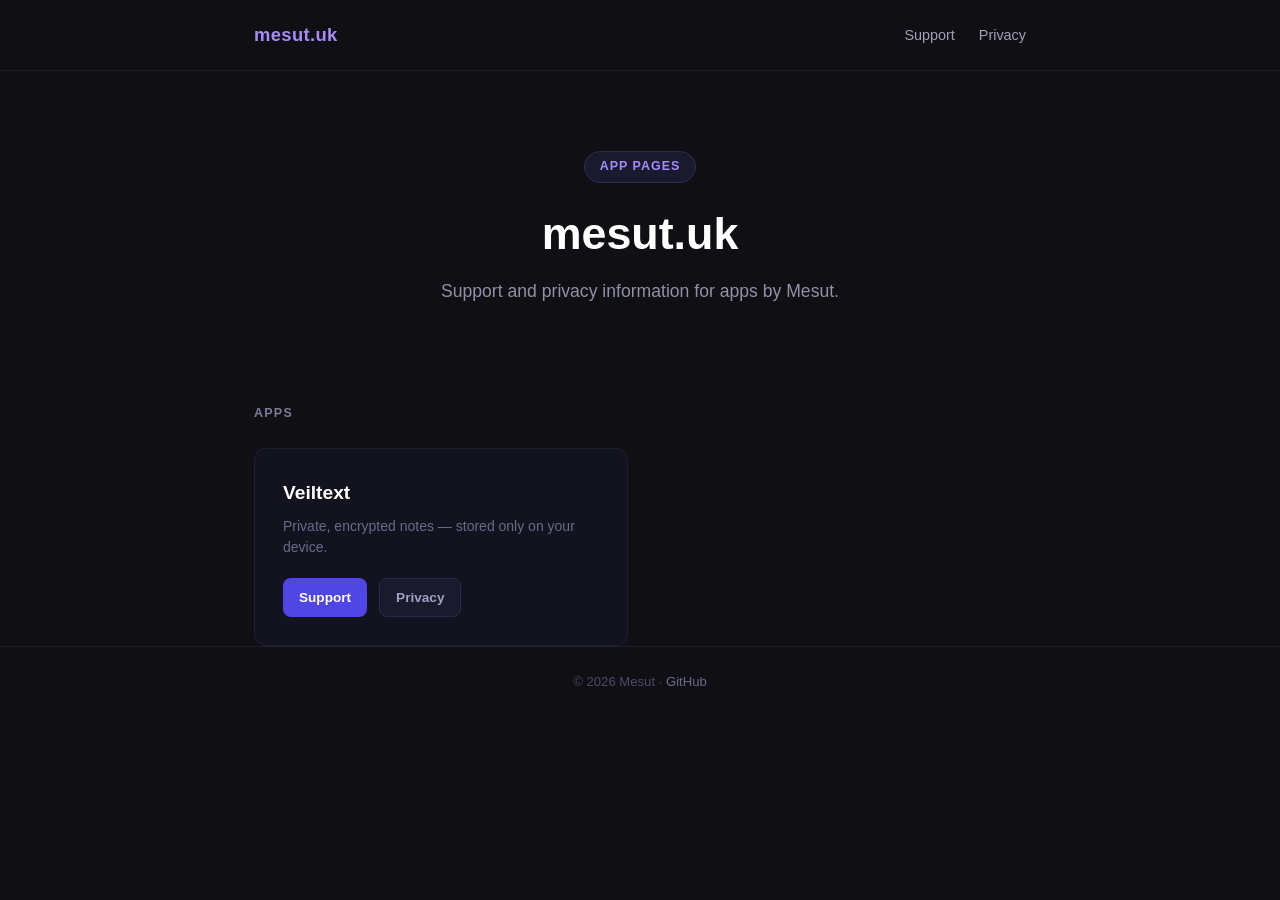
<file: index.html>
<!DOCTYPE html>
<html lang="en">
<head>
  <meta charset="UTF-8" />
  <meta name="viewport" content="width=device-width, initial-scale=1.0" />
  <title>mesut.uk — App Pages</title>
  <meta name="description" content="Support and privacy pages for apps by Mesut." />
  <link rel="stylesheet" href="styles.css" />
</head>
<body>

  <header class="site-header">
    <nav class="nav-inner">
      <a class="nav-brand" href="/">mesut.uk</a>
      <ul class="nav-links">
        <li><a href="/veiltext/support">Support</a></li>
        <li><a href="/veiltext/privacy">Privacy</a></li>
      </ul>
    </nav>
  </header>

  <main>
    <div class="site-wrapper">
      <section class="hero">
        <span class="hero-badge">App Pages</span>
        <h1>mesut.uk</h1>
        <p>Support and privacy information for apps by Mesut.</p>
      </section>

      <h2 style="color:#7c7c9a; font-size:0.78rem; font-weight:600; letter-spacing:0.1em; text-transform:uppercase; margin-bottom:1rem;">Apps</h2>
      <div class="apps-grid">
        <div class="app-card">
          <div class="app-card-name">Veiltext</div>
          <div class="app-card-desc">Private, encrypted notes — stored only on your device.</div>
          <div class="app-card-links">
            <a class="btn btn-primary" href="/veiltext/support">Support</a>
            <a class="btn btn-ghost" href="/veiltext/privacy">Privacy</a>
          </div>
        </div>
      </div>
    </div>
  </main>

  <footer class="site-footer">
    <p>&copy; <span id="year"></span> Mesut &middot; <a href="https://github.com/Mesutcydev/Veiltext">GitHub</a></p>
  </footer>

  <script>
    document.getElementById('year').textContent = new Date().getFullYear();
  </script>
</body>
</html>
</file>
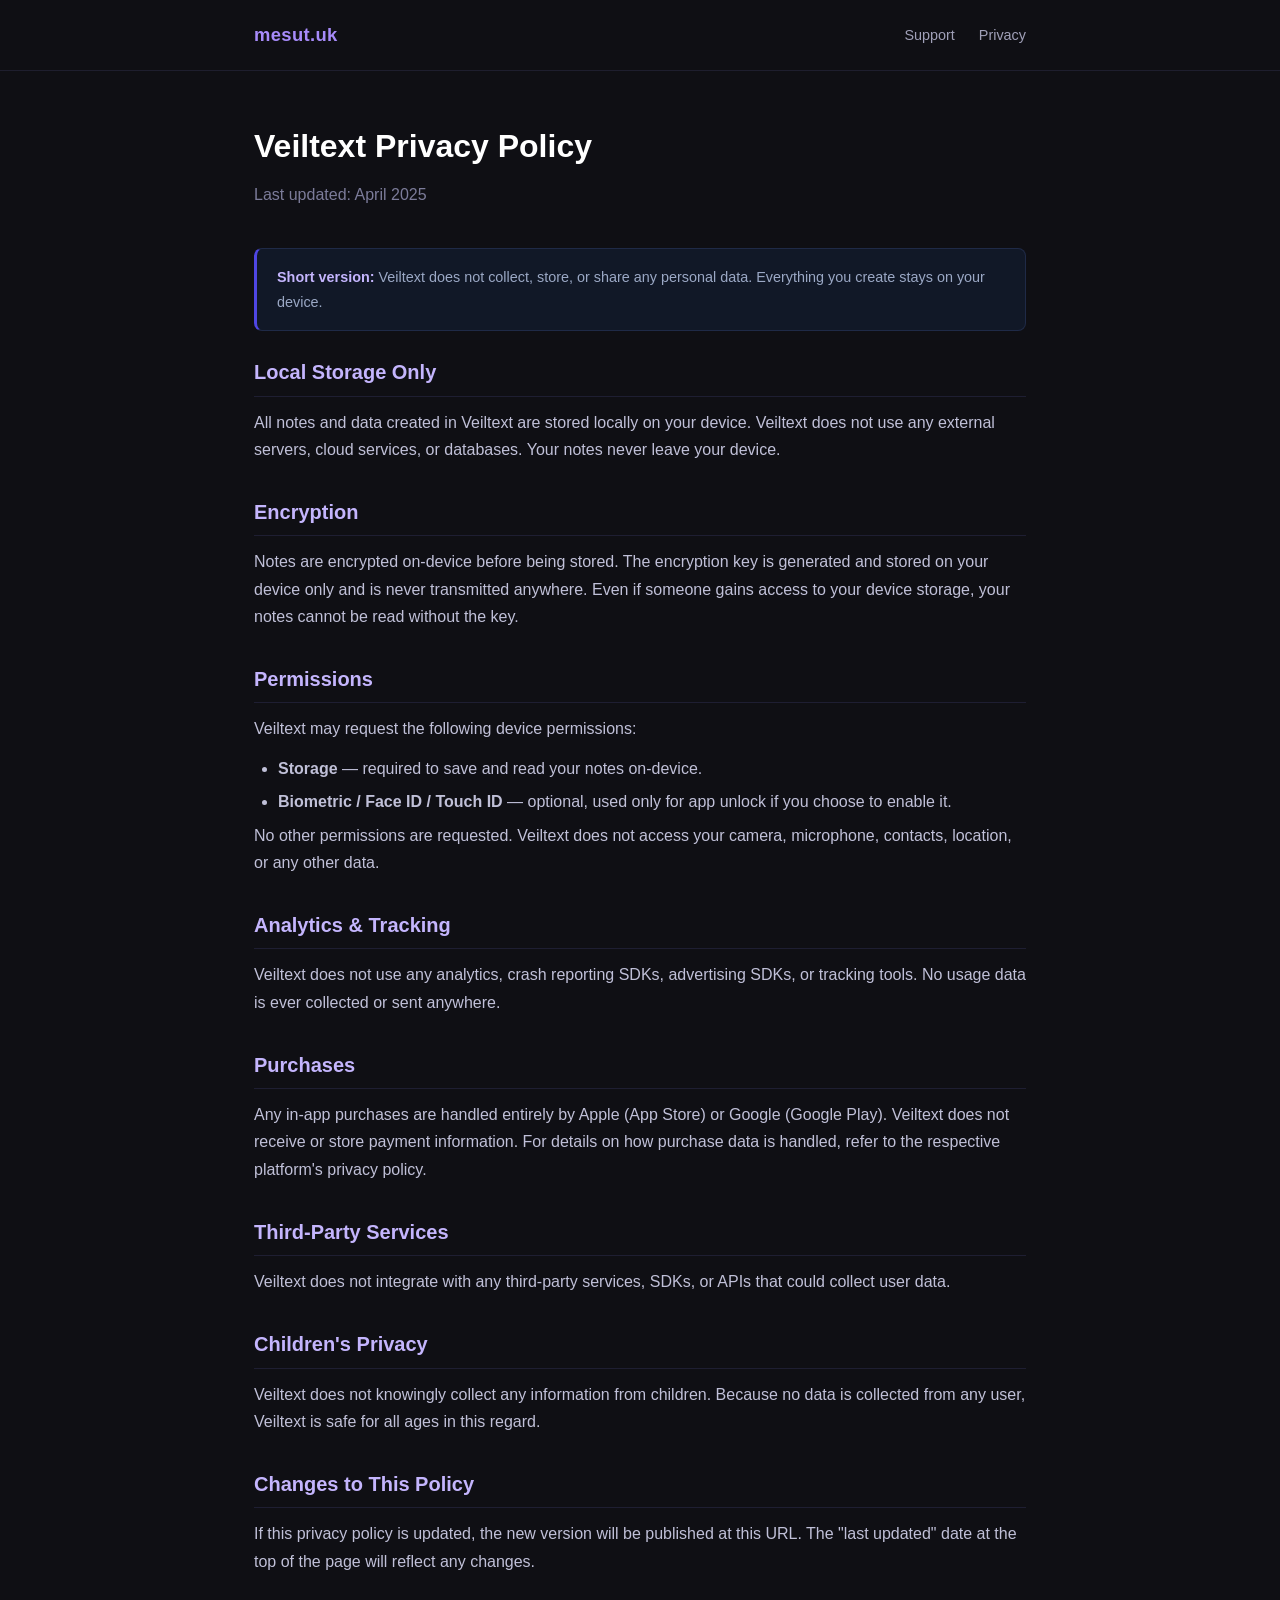
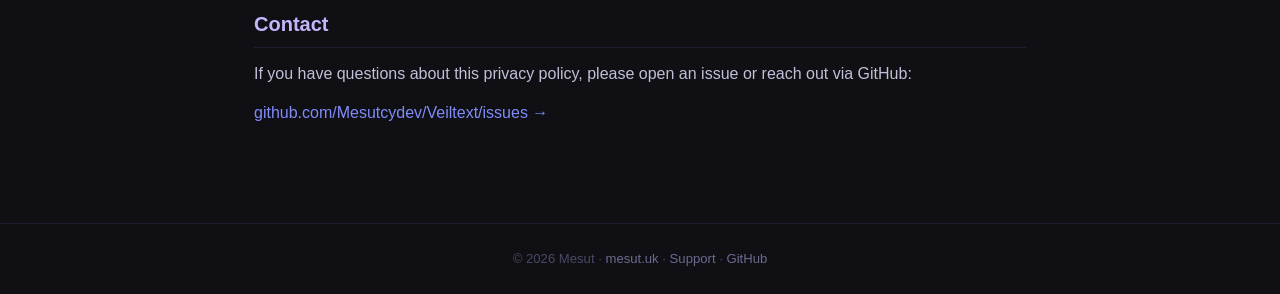
<file: veiltext/privacy/index.html>
<!DOCTYPE html>
<html lang="en">
<head>
  <meta charset="UTF-8" />
  <meta name="viewport" content="width=device-width, initial-scale=1.0" />
  <title>Veiltext — Privacy Policy</title>
  <meta name="description" content="Privacy policy for Veiltext. No tracking, no ads, no cloud storage." />
  <link rel="stylesheet" href="../../styles.css" />
</head>
<body>

  <header class="site-header">
    <nav class="nav-inner">
      <a class="nav-brand" href="/">mesut.uk</a>
      <ul class="nav-links">
        <li><a href="/veiltext/support">Support</a></li>
        <li><a href="/veiltext/privacy">Privacy</a></li>
      </ul>
    </nav>
  </header>

  <main>
    <div class="site-wrapper">
      <div class="page-content">
        <h1 class="page-title">Veiltext Privacy Policy</h1>
        <p class="page-subtitle">Last updated: April 2025</p>

        <div class="note-box">
          <strong>Short version:</strong> Veiltext does not collect, store, or share any personal data.
          Everything you create stays on your device.
        </div>

        <div class="content-section">
          <h2>Local Storage Only</h2>
          <p>All notes and data created in Veiltext are stored locally on your device. Veiltext does not use any external servers, cloud services, or databases. Your notes never leave your device.</p>
        </div>

        <div class="content-section">
          <h2>Encryption</h2>
          <p>Notes are encrypted on-device before being stored. The encryption key is generated and stored on your device only and is never transmitted anywhere. Even if someone gains access to your device storage, your notes cannot be read without the key.</p>
        </div>

        <div class="content-section">
          <h2>Permissions</h2>
          <p>Veiltext may request the following device permissions:</p>
          <ul>
            <li><strong>Storage</strong> — required to save and read your notes on-device.</li>
            <li><strong>Biometric / Face ID / Touch ID</strong> — optional, used only for app unlock if you choose to enable it.</li>
          </ul>
          <p>No other permissions are requested. Veiltext does not access your camera, microphone, contacts, location, or any other data.</p>
        </div>

        <div class="content-section">
          <h2>Analytics &amp; Tracking</h2>
          <p>Veiltext does not use any analytics, crash reporting SDKs, advertising SDKs, or tracking tools. No usage data is ever collected or sent anywhere.</p>
        </div>

        <div class="content-section">
          <h2>Purchases</h2>
          <p>Any in-app purchases are handled entirely by Apple (App Store) or Google (Google Play). Veiltext does not receive or store payment information. For details on how purchase data is handled, refer to the respective platform's privacy policy.</p>
        </div>

        <div class="content-section">
          <h2>Third-Party Services</h2>
          <p>Veiltext does not integrate with any third-party services, SDKs, or APIs that could collect user data.</p>
        </div>

        <div class="content-section">
          <h2>Children's Privacy</h2>
          <p>Veiltext does not knowingly collect any information from children. Because no data is collected from any user, Veiltext is safe for all ages in this regard.</p>
        </div>

        <div class="content-section">
          <h2>Changes to This Policy</h2>
          <p>If this privacy policy is updated, the new version will be published at this URL. The "last updated" date at the top of the page will reflect any changes.</p>
        </div>

        <div class="content-section">
          <h2>Contact</h2>
          <p>If you have questions about this privacy policy, please open an issue or reach out via GitHub:</p>
          <p>
            <a href="https://github.com/Mesutcydev/Veiltext/issues" target="_blank" rel="noopener noreferrer">
              github.com/Mesutcydev/Veiltext/issues →
            </a>
          </p>
        </div>
      </div>
    </div>
  </main>

  <footer class="site-footer">
    <p>&copy; <span id="year"></span> Mesut &middot;
      <a href="/">mesut.uk</a> &middot;
      <a href="/veiltext/support">Support</a> &middot;
      <a href="https://github.com/Mesutcydev/Veiltext">GitHub</a>
    </p>
  </footer>

  <script>
    document.getElementById('year').textContent = new Date().getFullYear();
  </script>
</body>
</html>
</file>
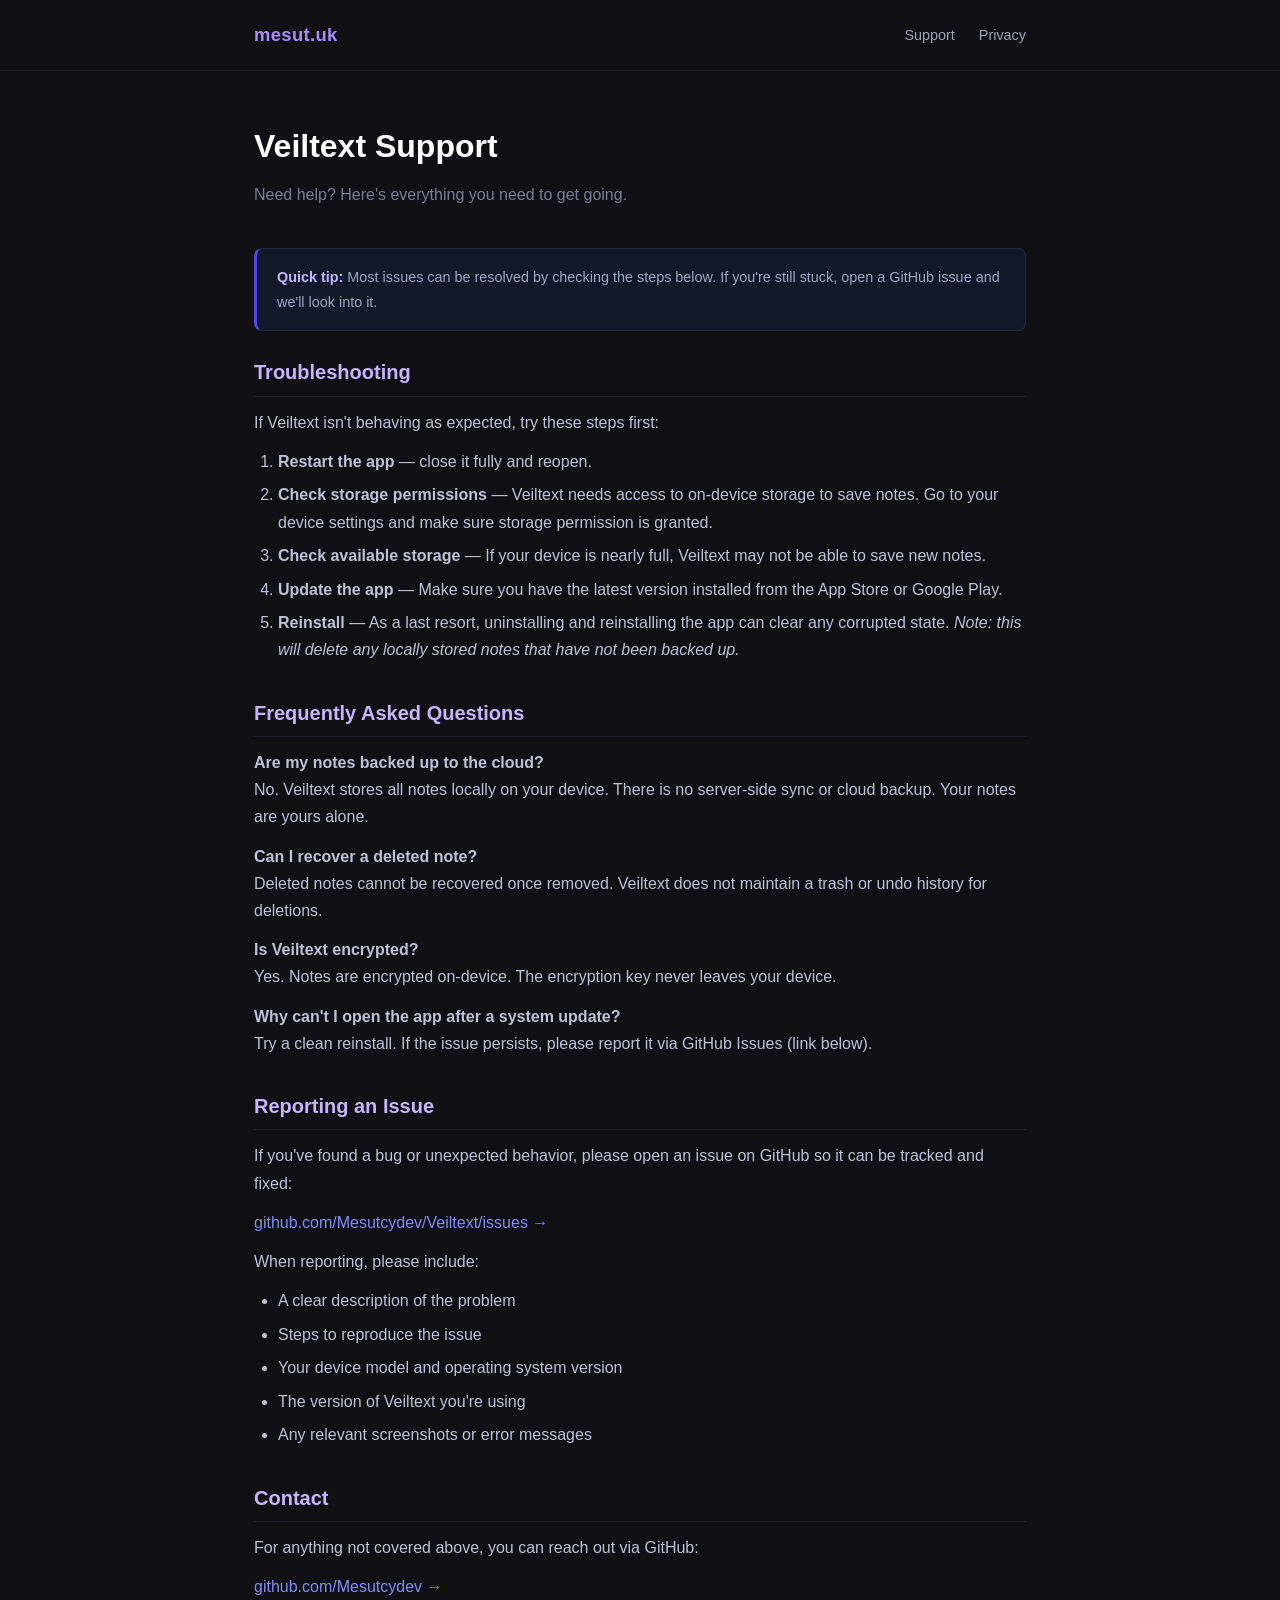
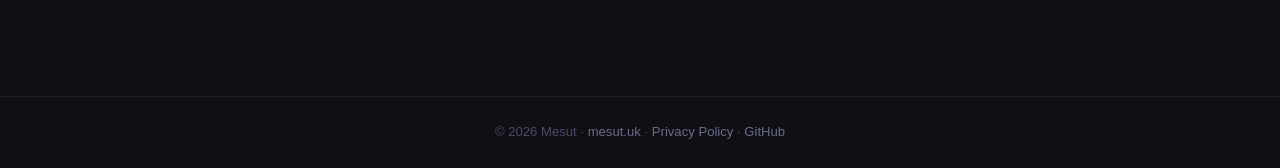
<file: veiltext/support/index.html>
<!DOCTYPE html>
<html lang="en">
<head>
  <meta charset="UTF-8" />
  <meta name="viewport" content="width=device-width, initial-scale=1.0" />
  <title>Veiltext — Support</title>
  <meta name="description" content="Get help with Veiltext. Troubleshooting, FAQ, and how to report issues." />
  <link rel="stylesheet" href="../../styles.css" />
</head>
<body>

  <header class="site-header">
    <nav class="nav-inner">
      <a class="nav-brand" href="/">mesut.uk</a>
      <ul class="nav-links">
        <li><a href="/veiltext/support">Support</a></li>
        <li><a href="/veiltext/privacy">Privacy</a></li>
      </ul>
    </nav>
  </header>

  <main>
    <div class="site-wrapper">
      <div class="page-content">
        <h1 class="page-title">Veiltext Support</h1>
        <p class="page-subtitle">Need help? Here's everything you need to get going.</p>

        <div class="note-box">
          <strong>Quick tip:</strong> Most issues can be resolved by checking the steps below.
          If you're still stuck, open a GitHub issue and we'll look into it.
        </div>

        <div class="content-section">
          <h2>Troubleshooting</h2>
          <p>If Veiltext isn't behaving as expected, try these steps first:</p>
          <ol>
            <li><strong>Restart the app</strong> — close it fully and reopen.</li>
            <li><strong>Check storage permissions</strong> — Veiltext needs access to on-device storage to save notes. Go to your device settings and make sure storage permission is granted.</li>
            <li><strong>Check available storage</strong> — If your device is nearly full, Veiltext may not be able to save new notes.</li>
            <li><strong>Update the app</strong> — Make sure you have the latest version installed from the App Store or Google Play.</li>
            <li><strong>Reinstall</strong> — As a last resort, uninstalling and reinstalling the app can clear any corrupted state. <em>Note: this will delete any locally stored notes that have not been backed up.</em></li>
          </ol>
        </div>

        <div class="content-section">
          <h2>Frequently Asked Questions</h2>
          <p><strong>Are my notes backed up to the cloud?</strong><br />
          No. Veiltext stores all notes locally on your device. There is no server-side sync or cloud backup. Your notes are yours alone.</p>

          <p><strong>Can I recover a deleted note?</strong><br />
          Deleted notes cannot be recovered once removed. Veiltext does not maintain a trash or undo history for deletions.</p>

          <p><strong>Is Veiltext encrypted?</strong><br />
          Yes. Notes are encrypted on-device. The encryption key never leaves your device.</p>

          <p><strong>Why can't I open the app after a system update?</strong><br />
          Try a clean reinstall. If the issue persists, please report it via GitHub Issues (link below).</p>
        </div>

        <div class="content-section">
          <h2>Reporting an Issue</h2>
          <p>If you've found a bug or unexpected behavior, please open an issue on GitHub so it can be tracked and fixed:</p>
          <p>
            <a href="https://github.com/Mesutcydev/Veiltext/issues" target="_blank" rel="noopener noreferrer">
              github.com/Mesutcydev/Veiltext/issues →
            </a>
          </p>
          <p>When reporting, please include:</p>
          <ul>
            <li>A clear description of the problem</li>
            <li>Steps to reproduce the issue</li>
            <li>Your device model and operating system version</li>
            <li>The version of Veiltext you're using</li>
            <li>Any relevant screenshots or error messages</li>
          </ul>
        </div>

        <div class="content-section">
          <h2>Contact</h2>
          <p>For anything not covered above, you can reach out via GitHub:</p>
          <p>
            <a href="https://github.com/Mesutcydev" target="_blank" rel="noopener noreferrer">
              github.com/Mesutcydev →
            </a>
          </p>
        </div>
      </div>
    </div>
  </main>

  <footer class="site-footer">
    <p>&copy; <span id="year"></span> Mesut &middot;
      <a href="/">mesut.uk</a> &middot;
      <a href="/veiltext/privacy">Privacy Policy</a> &middot;
      <a href="https://github.com/Mesutcydev/Veiltext">GitHub</a>
    </p>
  </footer>

  <script>
    document.getElementById('year').textContent = new Date().getFullYear();
  </script>
</body>
</html>
</file>
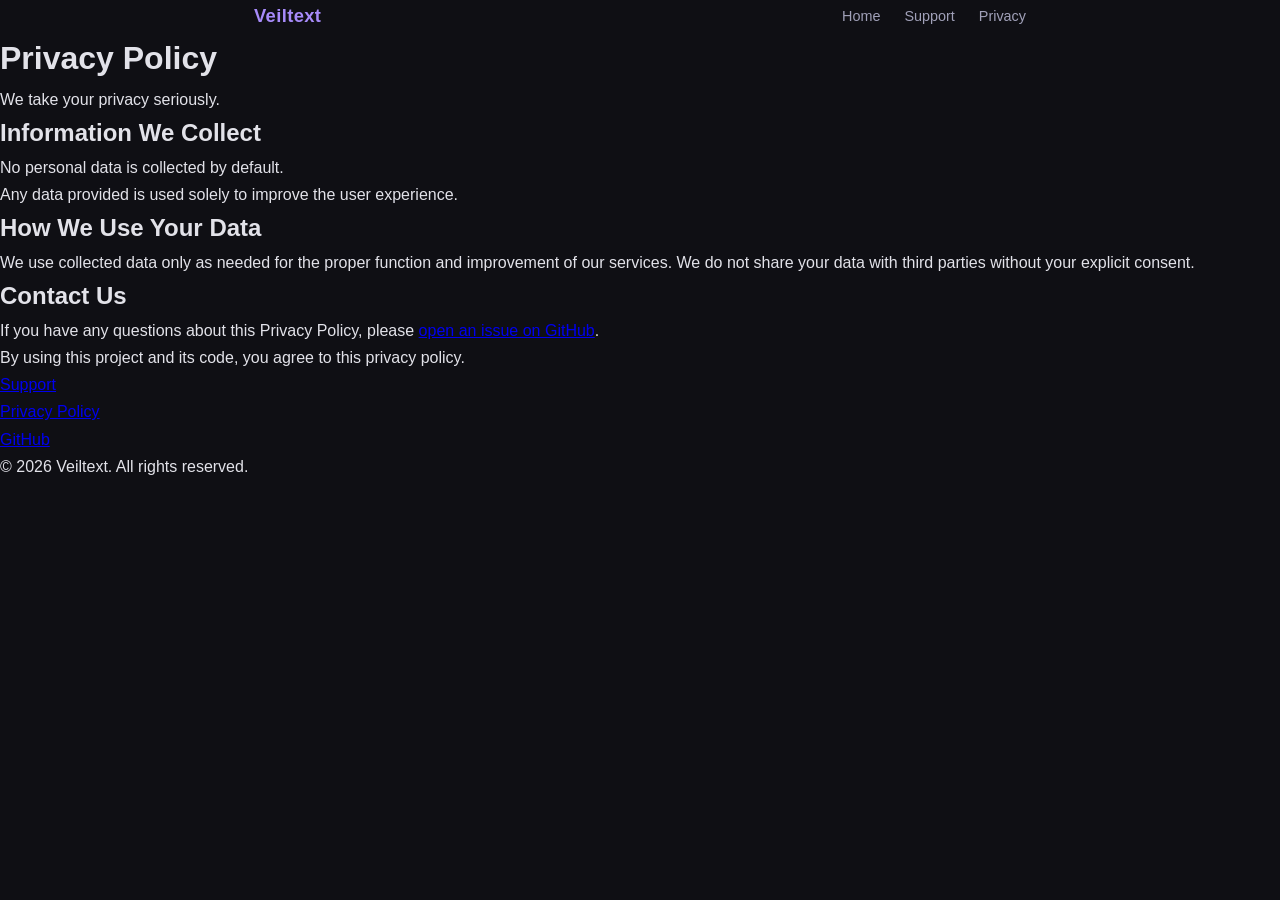
<file: privacy.html>
<!DOCTYPE html>
<html lang="en">
<head>
  <meta charset="UTF-8">
  <meta name="viewport" content="width=device-width, initial-scale=1.0">
  <meta name="description" content="Veiltext Privacy Policy – How we handle your data.">
  <title>Privacy Policy – Veiltext</title>
  <link rel="stylesheet" href="styles.css">
</head>
<body>
  <nav class="nav">
    <div class="nav-inner">
      <a href="index.html" class="nav-brand">Veil<span>text</span></a>
      <ul class="nav-links">
        <li><a href="index.html">Home</a></li>
        <li><a href="support.html">Support</a></li>
        <li><a href="privacy.html" class="active">Privacy</a></li>
      </ul>
    </div>
  </nav>

  <div class="page-header">
    <h1>Privacy Policy</h1>
    <p>We take your privacy seriously.</p>
  </div>

  <main>
    <section>
      <h2>Information We Collect</h2>
      <ul>
        <li>No personal data is collected by default.</li>
        <li>Any data provided is used solely to improve the user experience.</li>
      </ul>
    </section>

    <section>
      <h2>How We Use Your Data</h2>
      <p>We use collected data only as needed for the proper function and improvement of our services. We do not share your data with third parties without your explicit consent.</p>
    </section>

    <section>
      <h2>Contact Us</h2>
      <p>If you have any questions about this Privacy Policy, please <a href="https://github.com/Mesutcydev/Veiltext/issues">open an issue on GitHub</a>.</p>
    </section>

    <section>
      <p>By using this project and its code, you agree to this privacy policy.</p>
    </section>
  </main>

  <footer class="footer">
    <ul class="footer-links">
      <li><a href="support.html">Support</a></li>
      <li><a href="privacy.html">Privacy Policy</a></li>
      <li><a href="https://github.com/Mesutcydev/Veiltext">GitHub</a></li>
    </ul>
    <p>&copy; 2026 Veiltext. All rights reserved.</p>
  </footer>
</body>
</html>
</file>
<file: styles.css>
/* ===== Reset & Base ===== */
*, *::before, *::after {
  box-sizing: border-box;
  margin: 0;
  padding: 0;
}

html {
  font-size: 16px;
  scroll-behavior: smooth;
}

body {
  font-family: -apple-system, BlinkMacSystemFont, "Segoe UI", Roboto, Helvetica, Arial, sans-serif;
  background: #0f0f14;
  color: #e2e2e9;
  line-height: 1.7;
  min-height: 100vh;
  display: flex;
  flex-direction: column;
}

/* ===== Layout ===== */
.site-wrapper {
  flex: 1;
  width: 100%;
  max-width: 820px;
  margin: 0 auto;
  padding: 0 1.5rem;
}

/* ===== Header / Nav ===== */
.site-header {
  border-bottom: 1px solid #1e1e2e;
  padding: 1.2rem 0;
}

.nav-inner {
  display: flex;
  align-items: center;
  justify-content: space-between;
  gap: 1rem;
  max-width: 820px;
  margin: 0 auto;
  padding: 0 1.5rem;
}

.nav-brand {
  font-size: 1.15rem;
  font-weight: 700;
  color: #a78bfa;
  text-decoration: none;
  letter-spacing: 0.02em;
}

.nav-brand:hover {
  color: #c4b5fd;
}

.nav-links {
  display: flex;
  gap: 1.5rem;
  list-style: none;
}

.nav-links a {
  color: #a0a0b8;
  text-decoration: none;
  font-size: 0.9rem;
  transition: color 0.2s;
}

.nav-links a:hover {
  color: #e2e2e9;
}

/* ===== Main Content ===== */
.page-content {
  padding: 3rem 0 4rem;
}

.page-title {
  font-size: 2rem;
  font-weight: 700;
  color: #ffffff;
  margin-bottom: 0.5rem;
}

.page-subtitle {
  font-size: 1rem;
  color: #7c7c9a;
  margin-bottom: 2.5rem;
}

/* ===== Hero (homepage only) ===== */
.hero {
  text-align: center;
  padding: 5rem 0 3.5rem;
}

.hero-badge {
  display: inline-block;
  background: #1a1a2e;
  border: 1px solid #2d2d50;
  color: #a78bfa;
  font-size: 0.78rem;
  font-weight: 600;
  letter-spacing: 0.08em;
  text-transform: uppercase;
  padding: 0.3rem 0.9rem;
  border-radius: 100px;
  margin-bottom: 1.5rem;
}

.hero h1 {
  font-size: 2.8rem;
  font-weight: 800;
  color: #ffffff;
  line-height: 1.2;
  margin-bottom: 1rem;
}

.hero p {
  font-size: 1.1rem;
  color: #9090a8;
  max-width: 500px;
  margin: 0 auto 2.5rem;
}

/* ===== App Cards ===== */
.apps-grid {
  display: grid;
  grid-template-columns: repeat(auto-fill, minmax(280px, 1fr));
  gap: 1.5rem;
  margin-top: 1.5rem;
}

.app-card {
  background: #13131f;
  border: 1px solid #1e1e32;
  border-radius: 12px;
  padding: 1.75rem;
  transition: border-color 0.2s, transform 0.2s;
}

.app-card:hover {
  border-color: #3d3d6a;
  transform: translateY(-2px);
}

.app-card-name {
  font-size: 1.2rem;
  font-weight: 700;
  color: #ffffff;
  margin-bottom: 0.35rem;
}

.app-card-desc {
  font-size: 0.875rem;
  color: #6a6a88;
  margin-bottom: 1.25rem;
  line-height: 1.5;
}

.app-card-links {
  display: flex;
  gap: 0.75rem;
  flex-wrap: wrap;
}

.btn {
  display: inline-flex;
  align-items: center;
  gap: 0.4rem;
  padding: 0.45rem 1rem;
  border-radius: 8px;
  font-size: 0.85rem;
  font-weight: 600;
  text-decoration: none;
  transition: background 0.2s, color 0.2s;
}

.btn-primary {
  background: #4f46e5;
  color: #ffffff;
}

.btn-primary:hover {
  background: #6366f1;
}

.btn-ghost {
  background: #1a1a2e;
  color: #a0a0c0;
  border: 1px solid #2a2a48;
}

.btn-ghost:hover {
  background: #20203a;
  color: #e2e2e9;
}

/* ===== Section headings in content pages ===== */
.content-section {
  margin-bottom: 2rem;
}

.content-section h2 {
  font-size: 1.25rem;
  font-weight: 700;
  color: #c4b5fd;
  margin-bottom: 0.75rem;
  padding-bottom: 0.4rem;
  border-bottom: 1px solid #1e1e32;
}

.content-section p {
  color: #c0c0d8;
  margin-bottom: 0.75rem;
}

.content-section ul,
.content-section ol {
  padding-left: 1.5rem;
  color: #c0c0d8;
}

.content-section li {
  margin-bottom: 0.4rem;
}

.content-section a {
  color: #818cf8;
  text-decoration: none;
}

.content-section a:hover {
  text-decoration: underline;
  color: #a5b4fc;
}

/* ===== Info / Note box ===== */
.note-box {
  background: #111827;
  border: 1px solid #1f2a47;
  border-left: 3px solid #4f46e5;
  border-radius: 8px;
  padding: 1rem 1.25rem;
  margin-bottom: 1.5rem;
  font-size: 0.9rem;
  color: #9ba8c5;
}

.note-box strong {
  color: #c4b5fd;
}

/* ===== Footer ===== */
.site-footer {
  border-top: 1px solid #1e1e2e;
  padding: 1.5rem 0;
  text-align: center;
  font-size: 0.82rem;
  color: #4a4a68;
}

.site-footer a {
  color: #6b6b90;
  text-decoration: none;
}

.site-footer a:hover {
  color: #a0a0c0;
}

/* ===== Responsive ===== */
@media (max-width: 600px) {
  .hero h1 {
    font-size: 2rem;
  }

  .page-title {
    font-size: 1.6rem;
  }
}
</file>
